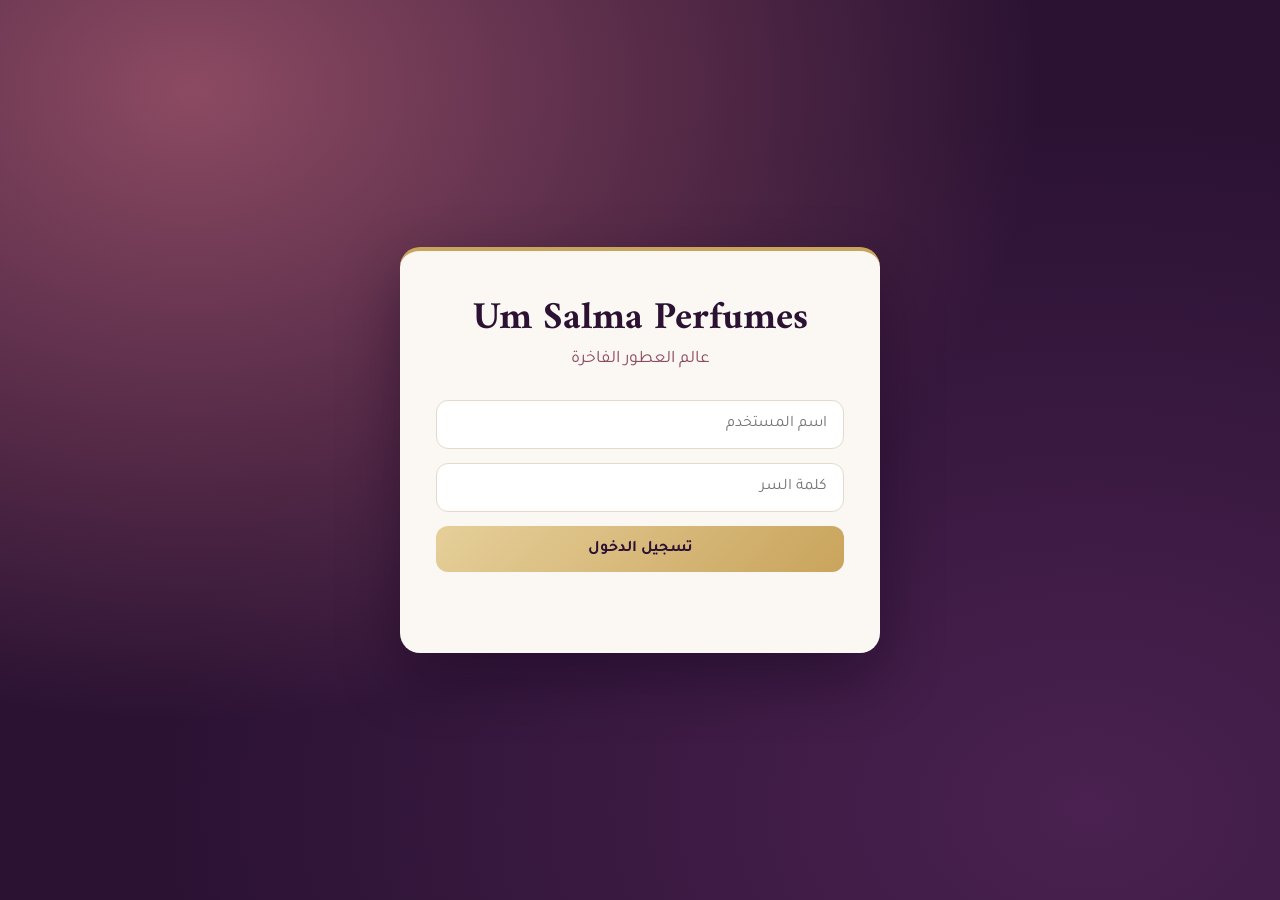
<file: index.html>
<!DOCTYPE html>
<html lang="ar" dir="rtl">
<head>
<meta charset="UTF-8">
<meta name="viewport" content="width=device-width, initial-scale=1.0">
<title>Um Salma - تسجيل الدخول</title>
<link rel="preconnect" href="https://fonts.googleapis.com">
<link rel="preconnect" href="https://fonts.gstatic.com" crossorigin>
<link href="https://fonts.googleapis.com/css2?family=Amiri:wght@400;700&family=Tajawal:wght@400;500;700&display=swap" rel="stylesheet">
<link rel="stylesheet" href="css/style.css">
</head>
<body class="login-page">
<div class="login-container">
  <h1>Um Salma Perfumes</h1>
  <p>عالم العطور الفاخرة</p>
  <form id="loginForm">
    <input type="text" id="username" placeholder="اسم المستخدم" autocomplete="username" required>
    <input type="password" id="password" placeholder="كلمة السر" autocomplete="current-password" required>
    <button type="submit" class="btn">تسجيل الدخول</button>
    <span id="error" role="alert"></span>
  </form>
</div>

<script>
document.getElementById("loginForm").addEventListener("submit", function (e) {
  e.preventDefault();
  var user = document.getElementById("username").value.trim();
  var pass = document.getElementById("password").value.trim();

  // أي اسم وأي كلمة مرور مقبولة، بشرط ما يكونوا فاضيين
  if (user !== "" && pass !== "") {
    sessionStorage.setItem("loggedIn", "true");
    sessionStorage.setItem("userName", user);
    window.location.href = "services.html";
  } else {
    document.getElementById("error").textContent = "اكتب الاسم وكلمة السر";
  }
});
</script>
</body>
</html>
</file>
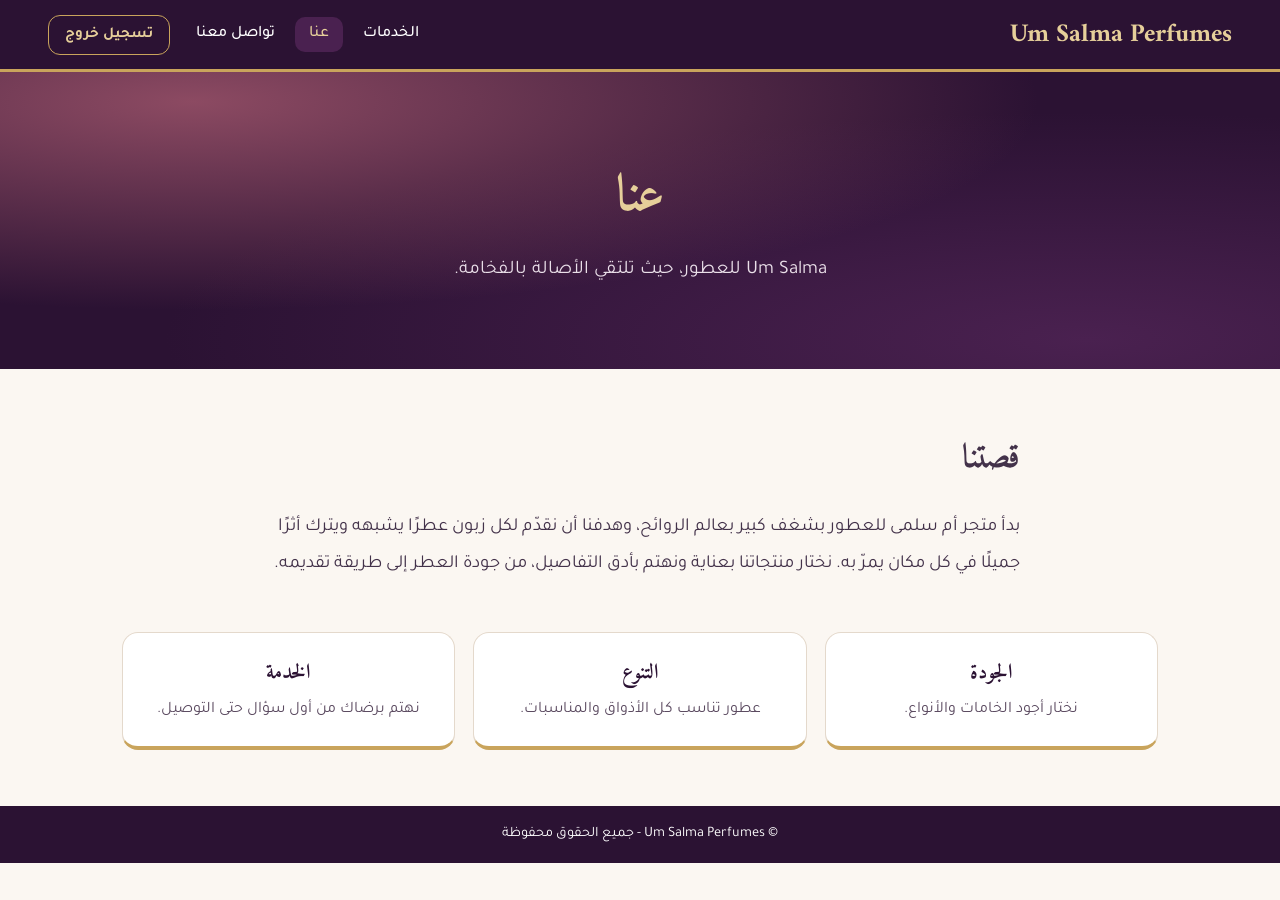
<file: about.html>
<!DOCTYPE html>
<html lang="ar" dir="rtl">
<head>
<meta charset="UTF-8">
<meta name="viewport" content="width=device-width, initial-scale=1.0">
<title>Um Salma - عنا</title>
<link rel="preconnect" href="https://fonts.googleapis.com">
<link rel="preconnect" href="https://fonts.gstatic.com" crossorigin>
<link href="https://fonts.googleapis.com/css2?family=Amiri:wght@400;700&family=Tajawal:wght@400;500;700&display=swap" rel="stylesheet">
<link rel="stylesheet" href="css/style.css">
</head>
<body class="inner-page">
<header>
  <a class="brand" href="services.html">Um Salma Perfumes</a>
  <nav>
    <a href="services.html" >الخدمات</a>
    <a href="about.html" class="active">عنا</a>
    <a href="contact.html" >تواصل معنا</a>
    <button class="btn logout" id="logoutBtn" type="button">تسجيل خروج</button>
  </nav>
</header>
<section class="hero">
  <h1>عنا</h1>
  <p>Um Salma للعطور، حيث تلتقي الأصالة بالفخامة.</p>
</section>
<main>
  <section class="story">
    <h2>قصتنا</h2>
    <p>بدأ متجر أم سلمى للعطور بشغف كبير بعالم الروائح، وهدفنا أن نقدّم لكل زبون عطرًا يشبهه ويترك أثرًا جميلًا في كل مكان يمرّ به. نختار منتجاتنا بعناية ونهتم بأدق التفاصيل، من جودة العطر إلى طريقة تقديمه.</p>
  </section>
  <div class="values">
    <div class="value"><h3>الجودة</h3><p>نختار أجود الخامات والأنواع.</p></div>
    <div class="value"><h3>التنوع</h3><p>عطور تناسب كل الأذواق والمناسبات.</p></div>
    <div class="value"><h3>الخدمة</h3><p>نهتم برضاك من أول سؤال حتى التوصيل.</p></div>
  </div>
</main>
<footer>© Um Salma Perfumes - جميع الحقوق محفوظة</footer>
<script src="script.js"></script>
</body>
</html>
</file>
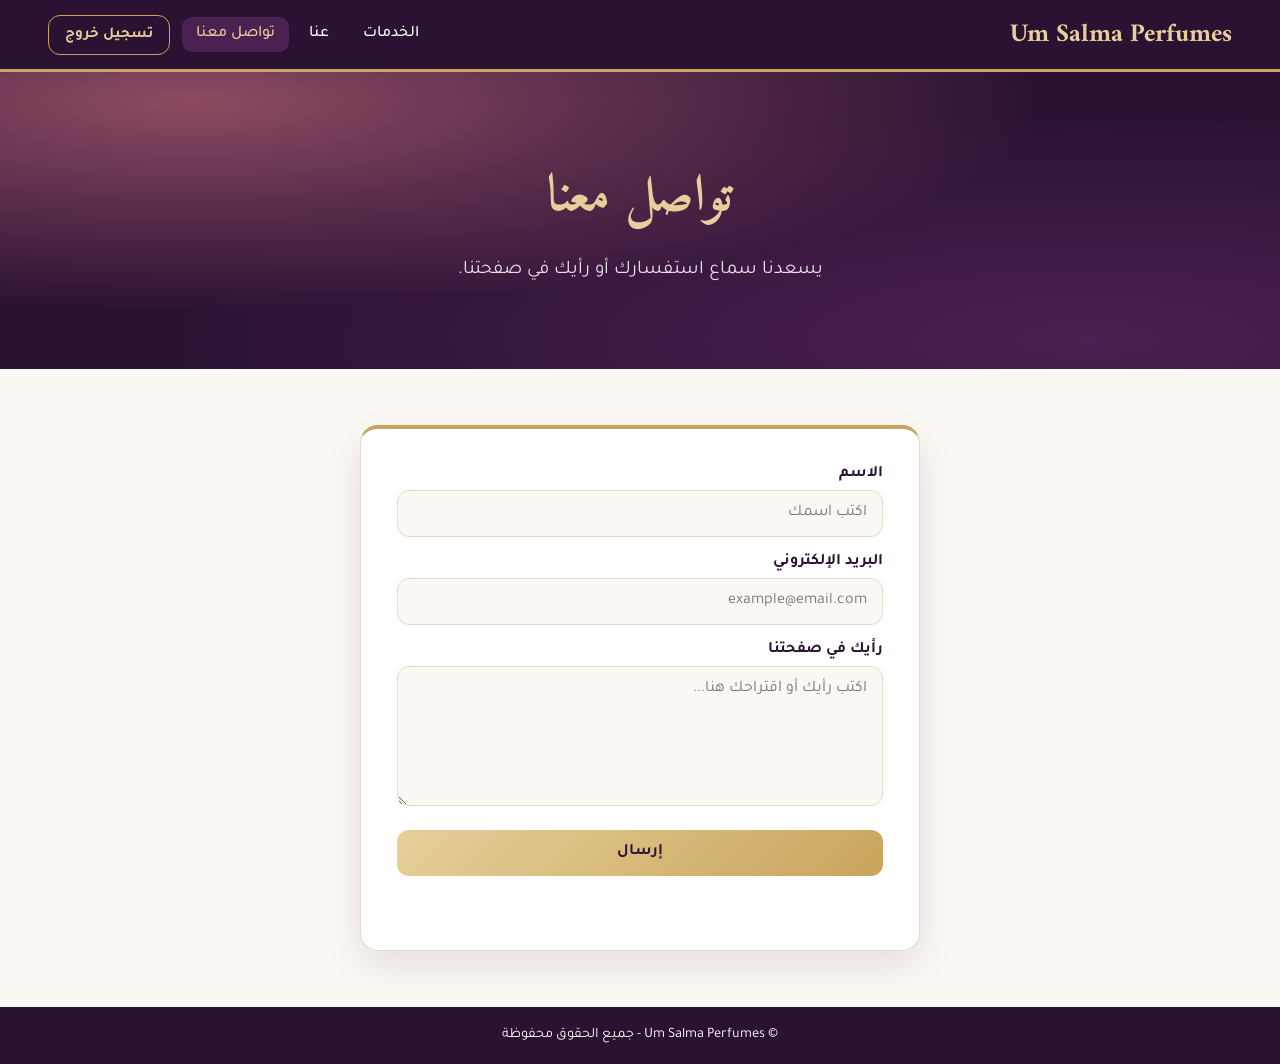
<file: contact.html>
<!DOCTYPE html>
<html lang="ar" dir="rtl">
<head>
<meta charset="UTF-8">
<meta name="viewport" content="width=device-width, initial-scale=1.0">
<title>Um Salma - تواصل معنا</title>
<link rel="preconnect" href="https://fonts.googleapis.com">
<link rel="preconnect" href="https://fonts.gstatic.com" crossorigin>
<link href="https://fonts.googleapis.com/css2?family=Amiri:wght@400;700&family=Tajawal:wght@400;500;700&display=swap" rel="stylesheet">
<link rel="stylesheet" href="css/style.css">
</head>
<body class="inner-page">
<header>
  <a class="brand" href="services.html">Um Salma Perfumes</a>
  <nav>
    <a href="services.html" >الخدمات</a>
    <a href="about.html" >عنا</a>
    <a href="contact.html" class="active">تواصل معنا</a>
    <button class="btn logout" id="logoutBtn" type="button">تسجيل خروج</button>
  </nav>
</header>
<section class="hero">
  <h1>تواصل معنا</h1>
  <p>يسعدنا سماع استفسارك أو رأيك في صفحتنا.</p>
</section>
<main>
  <div class="form-box">
    <form id="contactForm">
      <div><label for="name">الاسم</label><input type="text" id="name" placeholder="اكتب اسمك" autocomplete="name" required></div>
      <div><label for="email">البريد الإلكتروني</label><input type="email" id="email" placeholder="example@email.com" autocomplete="email" required></div>
      <div><label for="opinion">رأيك في صفحتنا</label><textarea id="opinion" placeholder="اكتب رأيك أو اقتراحك هنا..." required></textarea></div>
      <button class="btn" type="submit">إرسال</button>
      <div id="msg" role="status"></div>
    </form>
  </div>
</main>
<footer>© Um Salma Perfumes - جميع الحقوق محفوظة</footer>
<script src="script.js"></script>
</body>
</html>
</file>
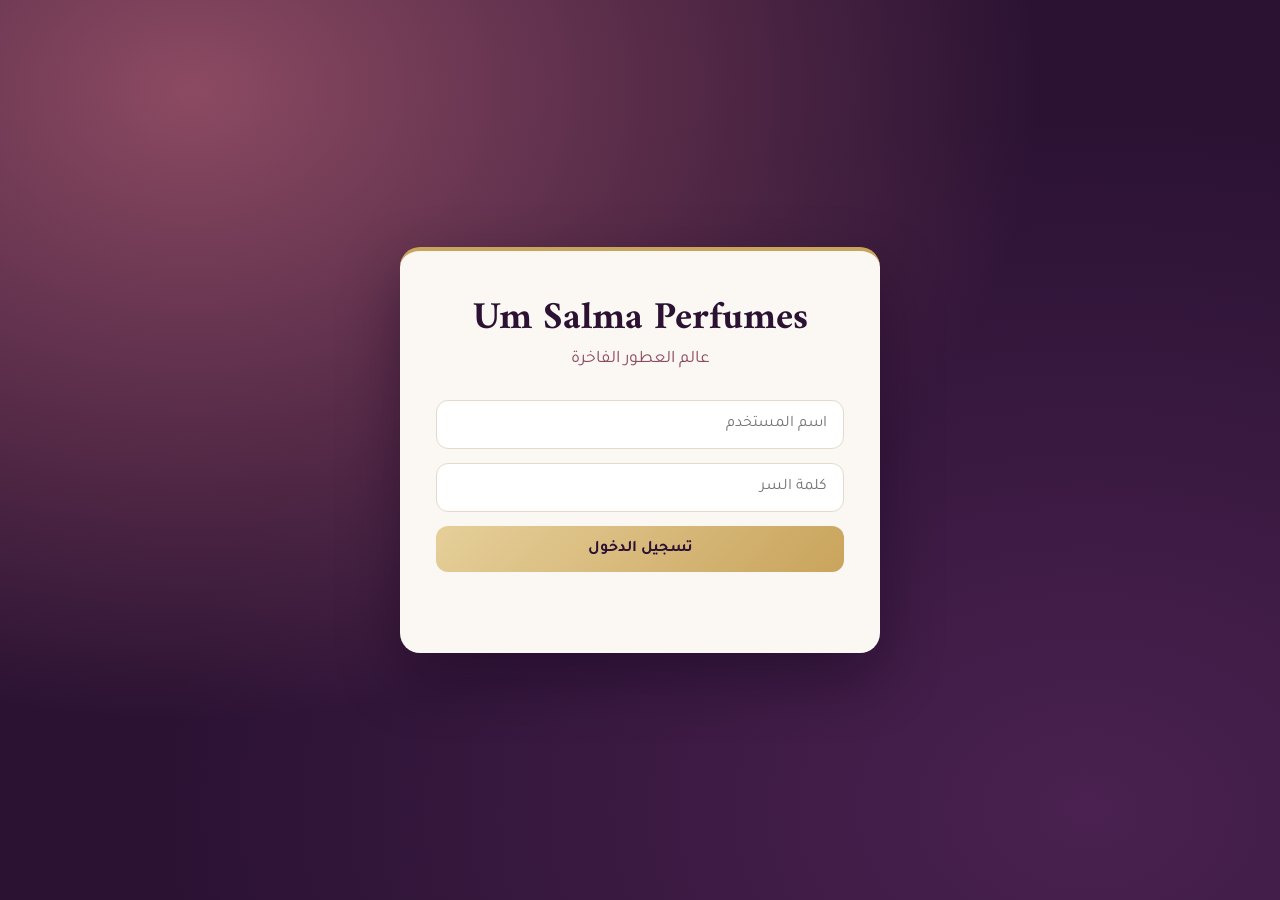
<file: serveices.html>
<html lang="ar" dir="rtl">
<head>
<meta charset="UTF-8">
<meta name="viewport" content="width=device-width, initial-scale=1.0">
<title>Um Salma - الخدمات</title>
<link rel="preconnect" href="https://fonts.googleapis.com">
<link rel="preconnect" href="https://fonts.gstatic.com" crossorigin>
<link href="https://fonts.googleapis.com/css2?family=Amiri:wght@400;700&family=Tajawal:wght@400;500;700&display=swap" rel="stylesheet">
<style>
:root{--plum-deep:#2b1233;--plum-mid:#4a2150;--rose-dusk:#8c4a62;--gold:#c9a45c;--gold-soft:#e6cf9a;--paper:#fbf7f2;--line:#e4d9cc;--danger:#b3261e}
*,*::before,*::after{box-sizing:border-box}
html{-webkit-text-size-adjust:100%}
body{margin:0;font-family:"Tajawal","Segoe UI",Tahoma,sans-serif;color:var(--plum-deep)}
h1,h2,h3{font-family:"Amiri","Times New Roman",serif;margin:0}
.btn{display:inline-block;min-height:46px;padding:12px 22px;font:inherit;font-weight:700;color:var(--plum-deep);background:linear-gradient(135deg,var(--gold-soft),var(--gold));border:0;border-radius:12px;cursor:pointer;text-decoration:none;text-align:center;transition:box-shadow .2s,transform .15s}
.btn:hover{box-shadow:0 8px 20px rgba(201,164,92,.45)}
.btn:active{transform:translateY(1px)}
:focus-visible{outline:3px solid var(--gold);outline-offset:3px}
@media (prefers-reduced-motion:reduce){*{transition:none!important}}
body{min-height:100vh;min-height:100dvh;background:var(--paper)}
header{position:sticky;top:0;z-index:10;display:flex;flex-wrap:wrap;align-items:center;justify-content:space-between;gap:10px 20px;padding:12px clamp(16px,4vw,48px);padding-top:max(12px,env(safe-area-inset-top));background:var(--plum-deep);border-bottom:3px solid var(--gold)}
.brand{font-family:"Amiri",serif;font-weight:700;font-size:clamp(1.2rem,4.5vw,1.6rem);color:var(--gold-soft);text-decoration:none}
nav{display:flex;flex-wrap:wrap;align-items:center;gap:6px}
nav a{padding:8px 14px;color:#fff;text-decoration:none;border-radius:10px;font-weight:500;transition:background .2s}
nav a:hover{background:var(--plum-mid)}
nav a.active{background:var(--plum-mid);color:var(--gold-soft)}
.logout{min-height:40px;padding:8px 16px;margin-inline-start:6px;font-size:.95rem;color:var(--gold-soft);background:transparent;border:1.5px solid var(--gold);box-shadow:none}
.logout:hover{background:var(--gold);color:var(--plum-deep)}
.hero{padding:clamp(36px,8vw,80px) clamp(16px,4vw,48px);text-align:center;color:#fff;background:radial-gradient(ellipse at 15% 10%,var(--rose-dusk) 0%,transparent 55%),radial-gradient(ellipse at 85% 90%,var(--plum-mid) 0%,transparent 60%),var(--plum-deep)}
.hero h1{font-size:clamp(1.9rem,7vw,3.2rem);color:var(--gold-soft)}
.hero p{max-width:560px;margin:12px auto 0;font-size:clamp(1rem,3.4vw,1.2rem);line-height:1.8;color:#eadfe9}
main{width:100%;max-width:1100px;margin:0 auto;padding:clamp(24px,5vw,56px) clamp(16px,4vw,32px)}
footer{padding:20px 16px;text-align:center;font-size:.9rem;color:#fff;background:var(--plum-deep)}
.grid{display:grid;grid-template-columns:repeat(auto-fit,minmax(250px,1fr));gap:20px}
.card{padding:26px 22px;background:#fff;border:1px solid var(--line);border-top:4px solid var(--gold);border-radius:16px;box-shadow:0 10px 28px rgba(43,18,51,.08);transition:transform .2s,box-shadow .2s}
.card:hover{transform:translateY(-4px);box-shadow:0 16px 36px rgba(43,18,51,.14)}
.icon{display:flex;align-items:center;justify-content:center;width:54px;height:54px;margin-bottom:14px;font-size:1.7rem;background:var(--paper);border:1px solid var(--line);border-radius:50%}
.card h3{font-size:1.4rem;margin-bottom:8px}
.card p{margin:0;line-height:1.8;color:#5b4a60}
.cta{margin-top:clamp(28px,5vw,48px);text-align:center}
</style>
</head>
<body>
<header>
  <a class="brand" href="services.html">Um Salma Perfumes</a>
  <nav>
    <a href="services.html" class="active">الخدمات</a>
    <a href="about.html" >عنا</a>
    <a href="contact.html" >تواصل معنا</a>
    <button class="btn logout" id="logoutBtn" type="button">تسجيل خروج</button>
  </nav>
</header>
<section class="hero">
  <h1>خدماتنا</h1>
  <p>كل ما تحتاجه من عطور فاخرة وخدمات تجعل تجربتك معنا مميزة.</p>
</section>
<main>
  <div class="grid">
    <article class="card"><div class="icon">🌹</div><h3>عطور نسائية</h3><p>تشكيلة واسعة من العطور الزهرية والشرقية الناعمة.</p></article>
    <article class="card"><div class="icon">🌲</div><h3>عطور رجالية</h3><p>روائح خشبية وعودية قوية تناسب كل المناسبات.</p></article>
    <article class="card"><div class="icon">🔥</div><h3>عود وبخور</h3><p>عود ودخون وبخور بأجود الأنواع لتعطير البيت والملابس.</p></article>
    <article class="card"><div class="icon">🧪</div><h3>تركيبات خاصة</h3><p>نركّب لك عطرك الخاص حسب ذوقك واختيارك.</p></article>
    <article class="card"><div class="icon">🎁</div><h3>تغليف هدايا</h3><p>تغليف أنيق للهدايا في الأعراس والأعياد والمناسبات.</p></article>
    <article class="card"><div class="icon">🚚</div><h3>توصيل</h3><p>نوصّل طلبك إلى باب بيتك بسرعة وأمان.</p></article>
  </div>
  <div class="cta"><a class="btn" href="contact.html">اطلب أو استفسر الآن</a></div>
</main>
<footer>© Um Salma Perfumes - جميع الحقوق محفوظة</footer>
<script>
if (sessionStorage.getItem("loggedIn") !== "true") { location.replace("index.html"); }
document.getElementById("logoutBtn").addEventListener("click", function () {
  sessionStorage.removeItem("loggedIn");
  location.href = "index.html";
});
</script>
</body>
</html>
</file>
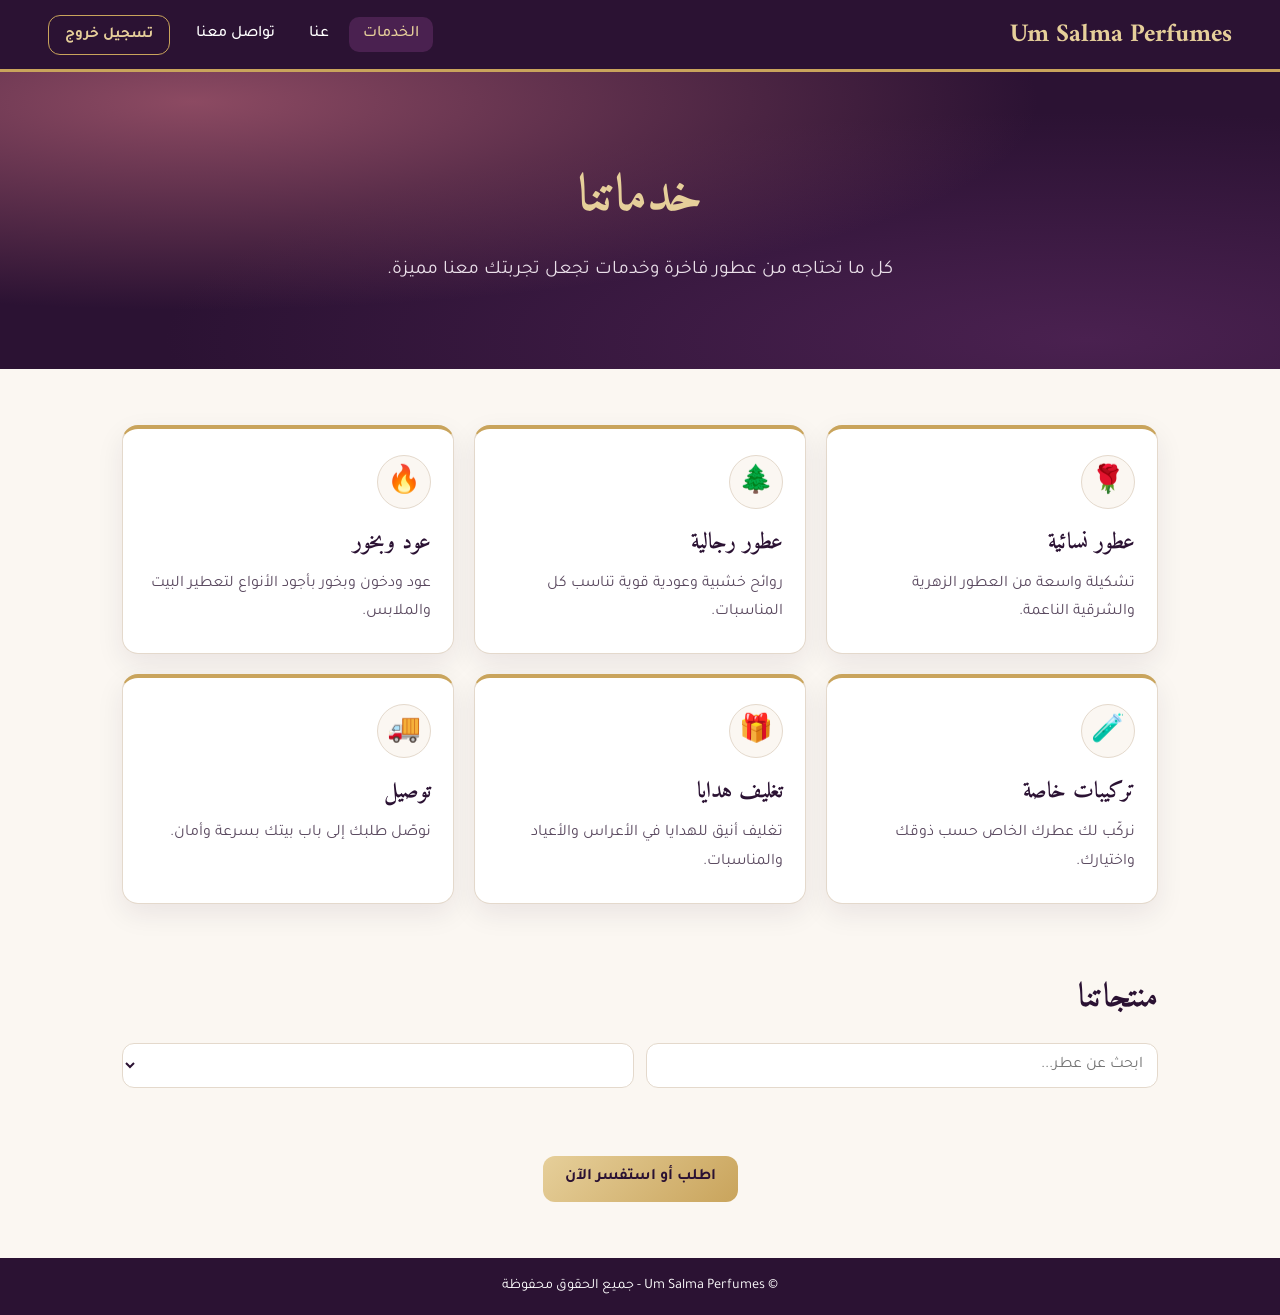
<file: services.html>
<!DOCTYPE html>
<html lang="ar" dir="rtl">
<head>
<meta charset="UTF-8">
<meta name="viewport" content="width=device-width, initial-scale=1.0">
<title>Um Salma - الخدمات</title>
<link rel="preconnect" href="https://fonts.googleapis.com">
<link rel="preconnect" href="https://fonts.gstatic.com" crossorigin>
<link href="https://fonts.googleapis.com/css2?family=Amiri:wght@400;700&family=Tajawal:wght@400;500;700&display=swap" rel="stylesheet">
<link rel="stylesheet" href="css/style.css">
</head>
<body class="inner-page">
<header>
  <a class="brand" href="services.html">Um Salma Perfumes</a>
  <nav>
    <a href="services.html" class="active">الخدمات</a>
    <a href="about.html" >عنا</a>
    <a href="contact.html" >تواصل معنا</a>
    <button class="btn logout" id="logoutBtn" type="button">تسجيل خروج</button>
  </nav>
</header>
<section class="hero">
  <h1>خدماتنا</h1>
  <p>كل ما تحتاجه من عطور فاخرة وخدمات تجعل تجربتك معنا مميزة.</p>
</section>
<main>
  <div class="grid">
    <article class="card"><div class="icon">🌹</div><h3>عطور نسائية</h3><p>تشكيلة واسعة من العطور الزهرية والشرقية الناعمة.</p></article>
    <article class="card"><div class="icon">🌲</div><h3>عطور رجالية</h3><p>روائح خشبية وعودية قوية تناسب كل المناسبات.</p></article>
    <article class="card"><div class="icon">🔥</div><h3>عود وبخور</h3><p>عود ودخون وبخور بأجود الأنواع لتعطير البيت والملابس.</p></article>
    <article class="card"><div class="icon">🧪</div><h3>تركيبات خاصة</h3><p>نركّب لك عطرك الخاص حسب ذوقك واختيارك.</p></article>
    <article class="card"><div class="icon">🎁</div><h3>تغليف هدايا</h3><p>تغليف أنيق للهدايا في الأعراس والأعياد والمناسبات.</p></article>
    <article class="card"><div class="icon">🚚</div><h3>توصيل</h3><p>نوصّل طلبك إلى باب بيتك بسرعة وأمان.</p></article>
  </div>
  <section id="products">
    <h2>منتجاتنا</h2>
    <div class="tools">
      <input type="search" id="searchBox" placeholder="ابحث عن عطر..." aria-label="بحث">
      <select id="catFilter" aria-label="الصنف"></select>
    </div>
    <div class="products" id="productGrid"></div>
    <p id="noResults" hidden>لا توجد منتجات مطابقة لبحثك.</p>
  </section>
  <div class="cta"><a class="btn" href="contact.html">اطلب أو استفسر الآن</a></div>
</main>
<footer>© Um Salma Perfumes - جميع الحقوق محفوظة</footer>
<script src="script.js"></script>
</body>
</html>
</file>
<file: css/style.css>
/* ==========================================================
   Um Salma Perfumes - style.css (مشترك بين كل الصفحات)
   ========================================================== */

/* ===== المتغيرات والأساسيات ===== */
:root {
  --plum-deep: #2b1233;
  --plum-mid: #4a2150;
  --rose-dusk: #8c4a62;
  --gold: #c9a45c;
  --gold-soft: #e6cf9a;
  --paper: #fbf7f2;
  --line: #e4d9cc;
  --danger: #b3261e;
}
*, *::before, *::after { box-sizing: border-box; }
html { -webkit-text-size-adjust: 100%; }
body { margin: 0; font-family: "Tajawal", "Segoe UI", Tahoma, sans-serif; color: var(--plum-deep); }
h1, h2, h3 { font-family: "Amiri", "Times New Roman", serif; margin: 0; }

.btn { display: inline-block; min-height: 46px; padding: 12px 22px; font: inherit; font-weight: 700; color: var(--plum-deep); background: linear-gradient(135deg, var(--gold-soft), var(--gold)); border: 0; border-radius: 12px; cursor: pointer; text-decoration: none; text-align: center; transition: box-shadow .2s, transform .15s; }
.btn:hover { box-shadow: 0 8px 20px rgba(201, 164, 92, .45); }
.btn:active { transform: translateY(1px); }
:focus-visible { outline: 3px solid var(--gold); outline-offset: 3px; }
@media (prefers-reduced-motion: reduce) { * { transition: none !important; } }

/* ===== صفحة تسجيل الدخول (index.html) ===== */
body.login-page { min-height: 100vh; min-height: 100dvh; display: flex; align-items: center; justify-content: center; padding: clamp(16px, 4vw, 48px); background: radial-gradient(ellipse at 15% 10%, var(--rose-dusk) 0%, transparent 55%), radial-gradient(ellipse at 85% 90%, var(--plum-mid) 0%, transparent 60%), var(--plum-deep); background-attachment: fixed; }
.login-container { width: 100%; max-width: 420px; padding: clamp(24px, 6vw, 44px) clamp(20px, 5vw, 36px); background: var(--paper); border-radius: 20px; border-top: 4px solid var(--gold); box-shadow: 0 24px 60px rgba(20, 5, 28, .45); text-align: center; }
.login-container h1 { font-size: clamp(1.7rem, 6vw, 2.4rem); line-height: 1.25; }
.login-container p { margin: 6px 0 clamp(20px, 5vw, 30px); color: var(--rose-dusk); font-size: clamp(.95rem, 3.2vw, 1.1rem); }
.login-container form { display: flex; flex-direction: column; gap: 14px; }
.login-container input { width: 100%; padding: 14px 16px; font: inherit; font-size: 1rem; color: var(--plum-deep); background: #fff; border: 1.5px solid var(--line); border-radius: 12px; transition: border-color .2s, box-shadow .2s; }
.login-container input:focus { outline: none; border-color: var(--gold); box-shadow: 0 0 0 4px rgba(201, 164, 92, .25); }
#error { display: block; min-height: 1.4em; font-weight: 500; color: var(--danger); }
@media (min-width: 1200px) { .login-container { max-width: 480px; } }
@media (max-height: 520px) { body.login-page { align-items: flex-start; } .login-container { margin: auto; } }

/* ===== الصفحات الداخلية: الهيكل المشترك ===== */
body.inner-page { min-height: 100vh; min-height: 100dvh; background: var(--paper); }
header { position: sticky; top: 0; z-index: 10; display: flex; flex-wrap: wrap; align-items: center; justify-content: space-between; gap: 10px 20px; padding: 12px clamp(16px, 4vw, 48px); padding-top: max(12px, env(safe-area-inset-top)); background: var(--plum-deep); border-bottom: 3px solid var(--gold); }
.brand { font-family: "Amiri", serif; font-weight: 700; font-size: clamp(1.2rem, 4.5vw, 1.6rem); color: var(--gold-soft); text-decoration: none; }
nav { display: flex; flex-wrap: wrap; align-items: center; gap: 6px; }
nav a { padding: 8px 14px; color: #fff; text-decoration: none; border-radius: 10px; font-weight: 500; transition: background .2s; }
nav a:hover { background: var(--plum-mid); }
nav a.active { background: var(--plum-mid); color: var(--gold-soft); }
.logout { min-height: 40px; padding: 8px 16px; margin-inline-start: 6px; font-size: .95rem; color: var(--gold-soft); background: transparent; border: 1.5px solid var(--gold); box-shadow: none; }
.logout:hover { background: var(--gold); color: var(--plum-deep); }
.hero { padding: clamp(36px, 8vw, 80px) clamp(16px, 4vw, 48px); text-align: center; color: #fff; background: radial-gradient(ellipse at 15% 10%, var(--rose-dusk) 0%, transparent 55%), radial-gradient(ellipse at 85% 90%, var(--plum-mid) 0%, transparent 60%), var(--plum-deep); }
.hero h1 { font-size: clamp(1.9rem, 7vw, 3.2rem); color: var(--gold-soft); }
.hero p { max-width: 560px; margin: 12px auto 0; font-size: clamp(1rem, 3.4vw, 1.2rem); line-height: 1.8; color: #eadfe9; }
main { width: 100%; max-width: 1100px; margin: 0 auto; padding: clamp(24px, 5vw, 56px) clamp(16px, 4vw, 32px); }
footer { padding: 20px 16px; text-align: center; font-size: .9rem; color: #fff; background: var(--plum-deep); }

/* ===== صفحة الخدمات (services.html) ===== */
.grid { display: grid; grid-template-columns: repeat(auto-fit, minmax(250px, 1fr)); gap: 20px; }
.card { padding: 26px 22px; background: #fff; border: 1px solid var(--line); border-top: 4px solid var(--gold); border-radius: 16px; box-shadow: 0 10px 28px rgba(43, 18, 51, .08); transition: transform .2s, box-shadow .2s; }
.card:hover { transform: translateY(-4px); box-shadow: 0 16px 36px rgba(43, 18, 51, .14); }
.icon { display: flex; align-items: center; justify-content: center; width: 54px; height: 54px; margin-bottom: 14px; font-size: 1.7rem; background: var(--paper); border: 1px solid var(--line); border-radius: 50%; }
.card h3 { font-size: 1.4rem; margin-bottom: 8px; }
.card p { margin: 0; line-height: 1.8; color: #5b4a60; }
.cta { margin-top: clamp(28px, 5vw, 48px); text-align: center; }

/* المنتجات والبحث */
#products { margin-top: clamp(32px, 6vw, 64px); }
#products h2 { font-size: clamp(1.6rem, 5vw, 2.1rem); margin-bottom: 16px; }
.tools { display: flex; flex-wrap: wrap; gap: 12px; margin-bottom: 20px; }
.tools input, .tools select { flex: 1 1 200px; padding: 12px 14px; font: inherit; font-size: 1rem; color: var(--plum-deep); background: #fff; border: 1.5px solid var(--line); border-radius: 12px; }
.tools input:focus, .tools select:focus { outline: none; border-color: var(--gold); box-shadow: 0 0 0 4px rgba(201, 164, 92, .25); }
.products { display: grid; grid-template-columns: repeat(auto-fill, minmax(230px, 1fr)); gap: 18px; }
.product { display: flex; flex-direction: column; padding: 20px; background: #fff; border: 1px solid var(--line); border-radius: 16px; box-shadow: 0 8px 22px rgba(43, 18, 51, .07); }
.product .pic { font-size: 2.4rem; }
.product h3 { margin: 8px 0 2px; font-size: 1.3rem; }
.product .tag { font-size: .85rem; color: var(--rose-dusk); }
.product p { flex: 1; margin: 8px 0 12px; line-height: 1.7; color: #5b4a60; }
.product .price { margin-bottom: 10px; font-weight: 700; }
.product .btn { width: 100%; }
#noResults { padding: 24px; text-align: center; color: var(--rose-dusk); }

/* ===== السلة (تظهر في الصفحات الداخلية) ===== */
.cart-btn { position: relative; min-height: 40px; padding: 8px 14px; font: inherit; font-weight: 500; color: #fff; background: transparent; border: 1.5px solid var(--rose-dusk); border-radius: 10px; cursor: pointer; }
.cart-btn:hover { background: var(--plum-mid); }
.badge { display: inline-block; min-width: 22px; padding: 1px 6px; margin-inline-start: 4px; font-size: .8rem; font-weight: 700; line-height: 1.5; color: var(--plum-deep); background: var(--gold); border-radius: 11px; }
.overlay { position: fixed; inset: 0; z-index: 40; background: rgba(20, 5, 28, .55); opacity: 0; pointer-events: none; transition: opacity .25s; }
.overlay.open { opacity: 1; pointer-events: auto; }
.drawer { position: fixed; top: 0; bottom: 0; left: 0; z-index: 50; display: flex; flex-direction: column; width: min(100%, 380px); background: var(--paper); box-shadow: 8px 0 30px rgba(20, 5, 28, .35); transform: translateX(-105%); transition: transform .3s; }
.drawer.open { transform: none; }
.drawer-head { display: flex; align-items: center; justify-content: space-between; padding: 16px 18px; color: var(--gold-soft); background: var(--plum-deep); }
.drawer-head h2 { font-size: 1.4rem; }
.drawer-head button { padding: 6px 12px; font: inherit; font-size: 1.2rem; color: #fff; background: transparent; border: 0; cursor: pointer; }
.drawer-body { flex: 1; overflow-y: auto; padding: 14px 18px; }
.empty { padding: 30px 0; text-align: center; color: var(--rose-dusk); }
.item { display: flex; align-items: center; gap: 10px; padding: 12px 0; border-bottom: 1px solid var(--line); }
.item .info { flex: 1; }
.item .info b { display: block; }
.item .info span { font-size: .9rem; color: #5b4a60; }
.qty { display: flex; align-items: center; gap: 6px; }
.qty button { width: 32px; height: 32px; font: inherit; font-weight: 700; color: var(--plum-deep); background: #fff; border: 1.5px solid var(--line); border-radius: 8px; cursor: pointer; }
.qty .remove { color: var(--danger); }
.drawer-foot { padding: 16px 18px; padding-bottom: max(16px, env(safe-area-inset-bottom)); background: #fff; border-top: 1px solid var(--line); }
.total { display: flex; justify-content: space-between; margin-bottom: 12px; font-weight: 700; }
.drawer-foot .btn { width: 100%; }
.drawer-foot .clear { margin-top: 8px; color: var(--plum-deep); background: transparent; border: 1.5px solid var(--line); box-shadow: none; }
#cartMsg { min-height: 1.4em; margin-top: 8px; font-weight: 700; text-align: center; color: #2e7d32; }

/* ===== صفحة عنا (about.html) ===== */
.story { max-width: 760px; margin: 0 auto; font-size: clamp(1rem, 3.3vw, 1.15rem); line-height: 2; color: #43324a; }
.story h2 { margin-bottom: 12px; font-size: clamp(1.6rem, 5vw, 2.1rem); }
.values { display: grid; grid-template-columns: repeat(auto-fit, minmax(200px, 1fr)); gap: 18px; margin-top: clamp(28px, 5vw, 48px); }
.value { padding: 22px; text-align: center; background: #fff; border: 1px solid var(--line); border-bottom: 4px solid var(--gold); border-radius: 16px; }
.value h3 { margin-bottom: 6px; font-size: 1.3rem; }
.value p { margin: 0; line-height: 1.7; color: #5b4a60; }

/* ===== صفحة تواصل معنا (contact.html) ===== */
.form-box { max-width: 560px; margin: 0 auto; padding: clamp(22px, 5vw, 36px); background: #fff; border: 1px solid var(--line); border-top: 4px solid var(--gold); border-radius: 18px; box-shadow: 0 14px 36px rgba(43, 18, 51, .1); }
.form-box form { display: flex; flex-direction: column; gap: 16px; }
.form-box label { display: block; margin-bottom: 6px; font-weight: 700; }
.form-box input, .form-box textarea { width: 100%; padding: 13px 15px; font: inherit; font-size: 1rem; color: var(--plum-deep); background: var(--paper); border: 1.5px solid var(--line); border-radius: 12px; transition: border-color .2s, box-shadow .2s; }
.form-box textarea { min-height: 140px; resize: vertical; }
.form-box input:focus, .form-box textarea:focus { outline: none; border-color: var(--gold); box-shadow: 0 0 0 4px rgba(201, 164, 92, .25); }
.counter { margin-top: 4px; font-size: .85rem; text-align: left; color: #7a6a80; }
#msg { min-height: 1.4em; font-weight: 700; text-align: center; color: #2e7d32; }
#msg.error { color: var(--danger); }
</file>
